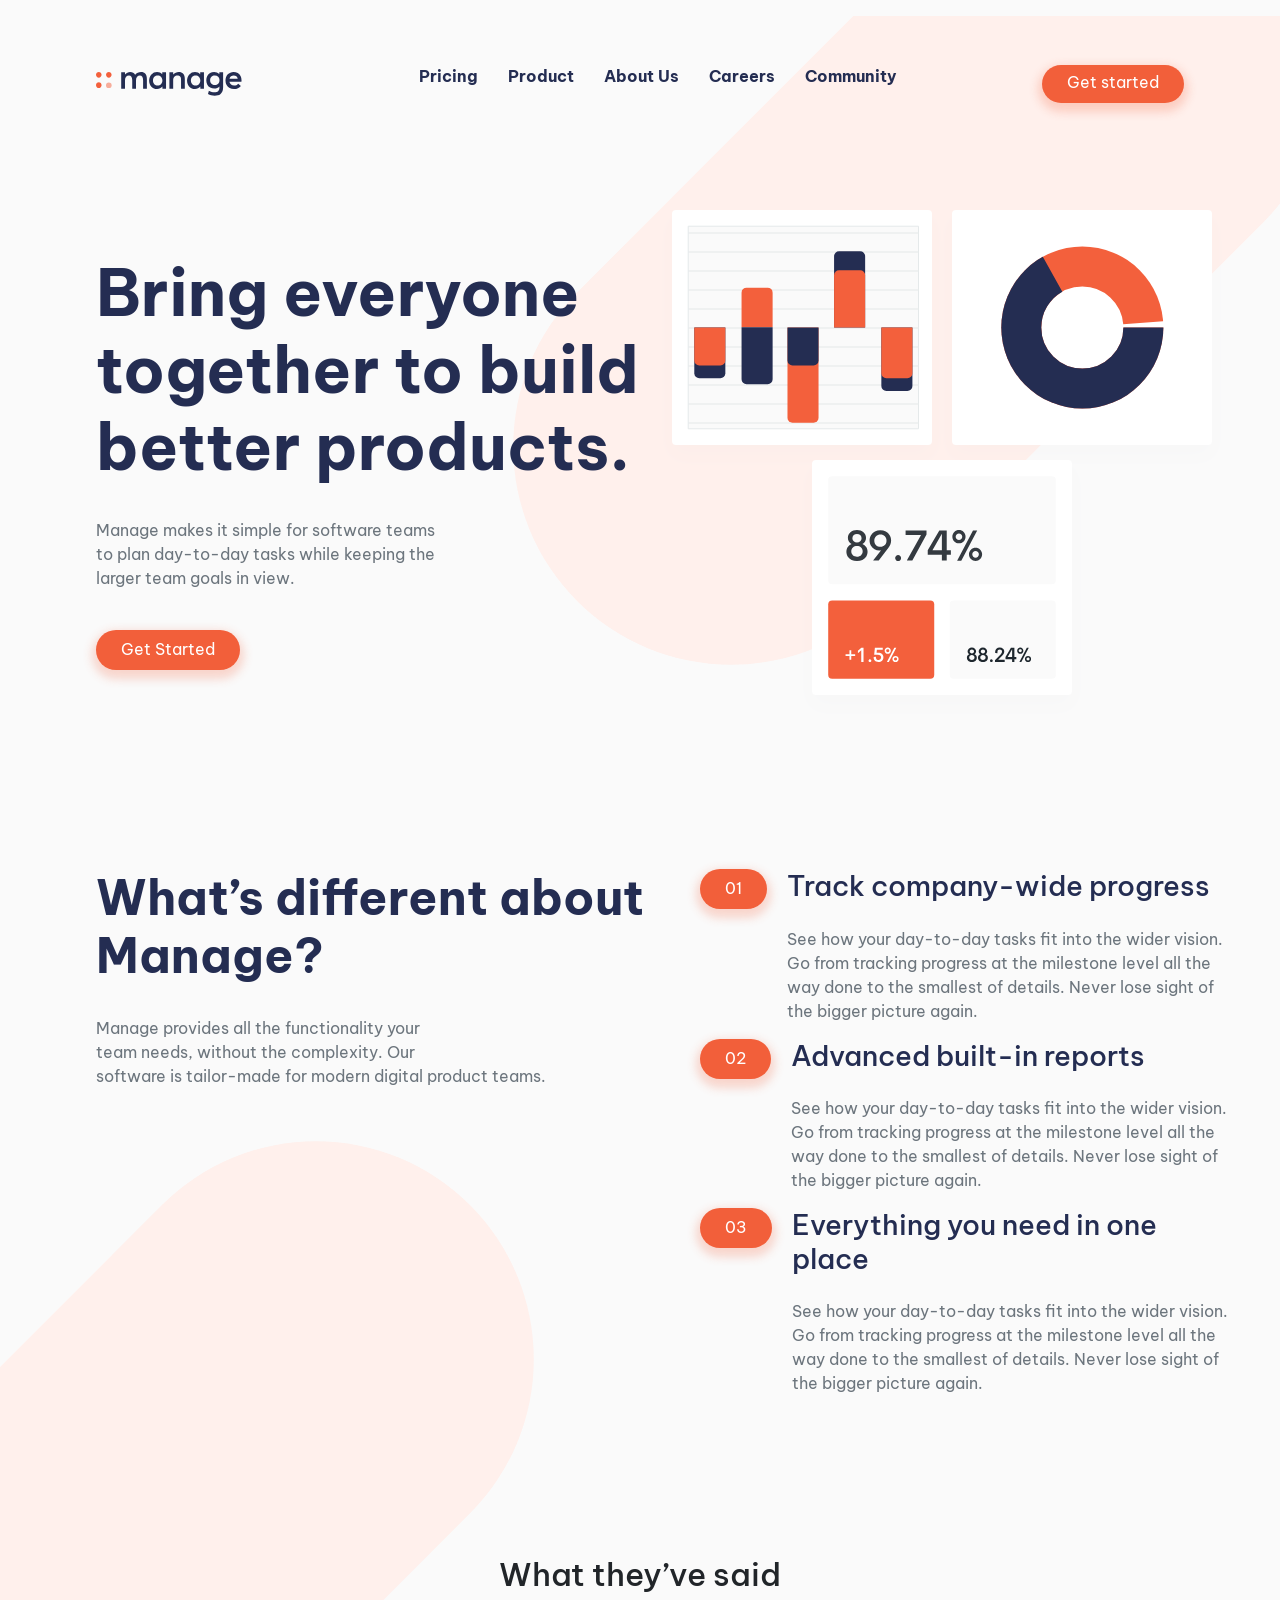
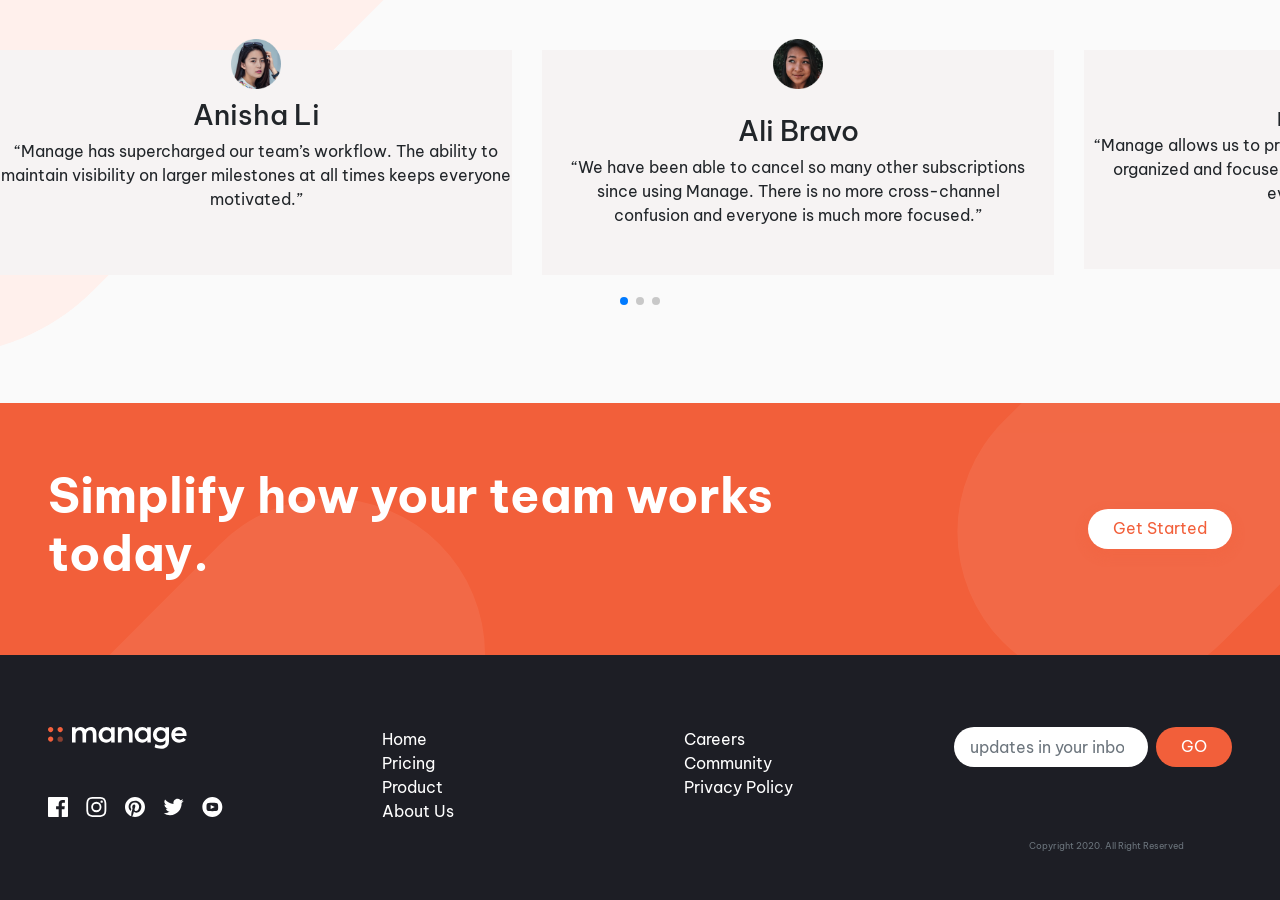
<file: index.html>
<!DOCTYPE html>
<html lang="en">
<head>
    <meta charset="UTF-8">
    <meta http-equiv="X-UA-Compatible" content="IE=edge">
    <meta name="viewport" content="width=device-width, initial-scale=1.0">
  <link rel="icon" type="image/png" sizes="32x32" href="./images/favicon-32x32.png">
  <link rel="stylesheet" href="./bootstrap-5.0.2-dist/css/bootstrap.min.css">
  <link rel="stylesheet" href="https://unpkg.com/swiper/swiper-bundle.min.css"/>
  <!-- <link rel="stylesheet" href="/imported-files/swiper.min.css"> -->
  <link rel="stylesheet" href="./style.css">

    <title>landing page | Home</title>
</head>
<body>
<main>
  
    <nav>
  <div class="container p-3 p-md-5 mt-3">
    <div class="nav-item  d-flex justify-content-between align-items-center">
<!-- logo -->
      <div class="logo nav-brand ms-0 ms-md-5" data-bs-collapse="collapse" data-bs-target="#menu">
        <img src="./images/logo.svg" alt="logo">
      </div>

      <!-- hamburger -->
      <div class="hamburger pe-3 d-block d-lg-none">
        <img id="hamburger" src="./images/icon-hamburger.svg" alt="">
        <img id="close" src="./images/icon-close.svg" alt="">
      </div>

<!-- menu -->
      <div class="menu-item    " id="menu">
        <ul class="d-flex ">
          <li><a href="#">Pricing</a></li>
          <li><a href="#">Product</a></li>
          <li><a href="#">About Us</a></li>
          <li><a href="#">Careers</a></li>
          <li><a href="#">Community</a></li>
        </ul>
      </div>

      <!-- button -->
<div class="button d-none d-lg-block me-5">

<button class="btn rounded-pill pb-2 py-1 px-4">Get started</button>
</div>
    </div>
  </div>
</nav>


<!-- hero banner -->

<section>
  <div class="container p-3 p-md-5">
    <div class="row gap-0 align-items-center">
      <div class="hero-content text-center text-md-start col-md-6 order-md-0 order-1   d-flex flex-column justify-content-center  ">
        <h1 class=" ms-0  w-100 w-md-75  ms-md-5">Bring everyone <br> together to build <br> better products.
        </h1>
        <p class=" ms-0 ms-md-5 py-4 text-muted">Manage makes it simple for software teams <br> to plan day-to-day 
          tasks while keeping the <br> larger team goals in view.</p>

          <div class="hero-btn ms-0 ms-md-5">
            <button class="btn rounded-pill pb-2 px-4 ">Get Started</button>
          </div>
      </div>
      <div class="col-md-6 ">
        <img class="img-fluid" src="./images/illustration-intro.svg" alt="">
      </div>
    </div>
  </div>

  

</section>

</main>

  
   

  
  <section class="cmss pb-5">
    <div class="container pb-5 mt-5 p-3 p-md-5">
      <div class="row gap-0 align-items-start">
        <div class="hero-content text-center text-md-start col-md-6    d-flex flex-column justify-content-center  ">
          <h2 class=" ms-0  w-100 w-md-75  ms-md-5">What’s different about <br class="d-none d-md-block"> Manage?
          </h2>
          <p class=" ms-0 ms-md-5 py-4 text-muted"> Manage provides all the functionality your <br> team needs, without 
            the complexity. Our <br> software is tailor-made for modern digital 
            product teams. </p>

            
        </div>
        <div class="col-md-6 ">
          <div class="list-con1  ">
            <div class="hero-btn hero-btn2 ms-0 ms-lg-5">
              <button class="btn rounded-pill pb-2 px-4 ">01</button>
            </div>
            <div class="c">
              <h3> Track company-wide progress</h3>
            </div>
            <div class="cp">
              <p class="text-muted pt-3"> See how your day-to-day tasks fit into the wider vision. Go from 
                tracking progress at the milestone level all the way done to the 
                smallest of details. Never lose sight of the bigger picture again.
              </p>
            </div>

          </div>
          <div class="list-con1">
            <div class="hero-btn hero-btn2 ms-0 ms-lg-5">
              <button class="btn rounded-pill pb-2 px-4 ">02</button>
            </div>
            <div class="c">
              <h3> Advanced built-in reports</h3>
            </div>
            <div class="cp">
              <p class="text-muted pt-3"> See how your day-to-day tasks fit into the wider vision. Go from 
                tracking progress at the milestone level all the way done to the 
                smallest of details. Never lose sight of the bigger picture again.
              </p>
            </div>

          </div>
          <div class="list-con1">
            <div class="hero-btn hero-btn2 ms-0 ms-lg-5">
              <button class="btn rounded-pill pb-2 px-4 ">03</button>
            </div>
            <div class="c">
              <h3>  Everything you need in one place</h3>
            </div>

            <div class="cp">
              <p class="text-muted pt-3"> See how your day-to-day tasks fit into the wider vision. Go from 
                tracking progress at the milestone level all the way done to the 
                smallest of details. Never lose sight of the bigger picture again.
              </p>
            </div>

          </div>

        </div>
      </div>



     

     
    </div>

    <div class="testimonial ">

      <h2 class="text-center mt-5 pt-5 pb-5"> What they’ve said</h2>

      <div class="swiper mySwiper">
        <div class="swiper-wrapper">
          <div class="swiper-slide">
            <img class="img-fluid" width="50"  src="./images/avatar-anisha.png" alt="">
            <div class="content">
              <h3 class="pt-5">Anisha Li</h3>
              <p class="pb-5">“Manage has supercharged our team’s workflow. The ability to maintain 
                visibility on larger milestones at all times keeps everyone motivated.”
              </p>
            </div>

          </div>
         
          <div class="swiper-slide">
            <img class="img-fluid" width="50"  src="./images/avatar-ali.png" alt="">
            <div class="content p-3">
              <h3 class="pt-5">  Ali Bravo </h3>
              <p class="pb-3">“We have been able to cancel so many other subscriptions since using 
                Manage. There is no more cross-channel confusion and everyone is much 
                more focused.”
              </p>
            </div>

          </div>
          <div class="swiper-slide">
            <img class="img-fluid" width="50"  src="./images/avatar-richard.png" alt="">
            <div class="content">
              <h3 class="pt-5"></h3>Richard Watts
              <p class="pb-5">“Manage allows us to provide structure and process. It keeps us organized 
                and focused. I can’t stop recommending them to everyone I talk to!”
              </p>
            </div>

          </div>
          <div class="swiper-slide">
            <img class="img-fluid" width="50"  src="./images/avatar-shanai.png" alt="">
            <div class="content">
              <h3 class="pt-5">Shanai Gough</h3>
              <p class="pb-5">“Their software allows us to track, manage and collaborate on our projects 
                from anywhere. It keeps the whole team in-sync without being intrusive.”
              </p>
            </div>

          </div>
          <div class="swiper-slide">
            <img class="img-fluid" width="50"  src="./images/avatar-shanai.png" alt="">
            <div class="content">
              <h3 class="pt-5">Shanai Gough</h3>
              <p class="pb-5">“Their software allows us to track, manage and collaborate on our projects 
                from anywhere. It keeps the whole team in-sync without being intrusive.”
              </p>
            </div>

          </div>

         
         
        </div>
        <div class="swiper-pagination "></div>
      </div>
     

    </div>
   

    
  
  </section>



  


  <section class="banner-main">
    <div class="container mt-5 p-3 p-md-5">
      <div class="banner d-flex flex-column flex-md-row text-center py-5 py-md-0 text-md-start align-items-center justify-content-between">
        <div class="con py-3">
        <h1 class="text-white">Simplify how your team works  <br class="d-none d-md-block"> today.</h1>

        </div>
        <div class="hero-btn ban-btn ms-0 ms-md-5 py-3 py-md-0">
          <button class="btn bg-white rounded-pill pb-2 px-4 ">Get Started</button>
        </div>

      </div>


    </div>

    

    

  </section>






  <footer class="footer pt-4">
    <div class="container p-3 p-md-5">
      <div class="row footer-style">
        <div class="col-md-3 d-flex   flex-column  order-4 order-md-0">
          <img src="./images/logo-white.svg" alt="" class="w-50 pb-md-5 footer-img img-fluid order-1 order-md-0">
          <div class="social-icon pb-5 pb-md-0  w-100  ">
            <img class="me-0 me-md-3" src="./images/icon-facebook.svg" alt="">
            <img class="me-0 me-md-3" src="./images/icon-instagram.svg" alt="">
            <img class="me-0 me-md-3" src="./images/icon-pinterest.svg" alt="">
            <img class="me-0 me-md-3" src="./images/icon-twitter.svg" alt="">
            <img class="me-0 me-md-3" src="./images/icon-youtube.svg" alt="">
          </div>
        </div>
        <div class="col-md-3  order-2 order-md-0 ">
          <ul class="footer-menu ">
            <li><a href="#">Home</a></li>
            <li><a href="#">Pricing</a></li>
            <li><a href="#">Product</a></li>
            <li><a href="#">About Us</a></li>
          </ul>
        </div>
        <div class="col-md-3 order-3 order-md-0">
          <ul class=" footer-menu ">
            <li><a href="#"> Careers</a></li>
            <li><a href="#">Community</a></li>
            <li><a href="#">Privacy Policy</a></li>
          </ul>
        </div>
        <div class="col-md-3 order-1 order-md-0 pb-4  ">
          <div class="subscribe">
            <form class="d-flex gap-4 gap-md-0">
              <input type="email" class="rounded-pill border-0 pe-4 ps-3 form-control" placeholder="updates in your inbox..." id="email">
              <div class="sub-btn ms-0 ms-md-2">
                <button class="btn rounded-pill pb-2 px-4 ">GO</button>
              </div>
              
            </form>
          </div>
        </div>
      </div>

      <div class="copy ">
        <small class="text-end pt-5 pt-md-0 pb-4 pb-md-0 text-muted me-5 text-capitalize d-block">copyright 2020. all right reserved</small>
      </div>

    </div>
  </footer>







    




    










  <script src="./bootstrap-5.0.2-dist/js/bootstrap.bundle.min.js"></script>
  <script src="https://unpkg.com/swiper/swiper-bundle.min.js"></script>

  <script src="./script.js"></script>
</body>
</html>
</file>
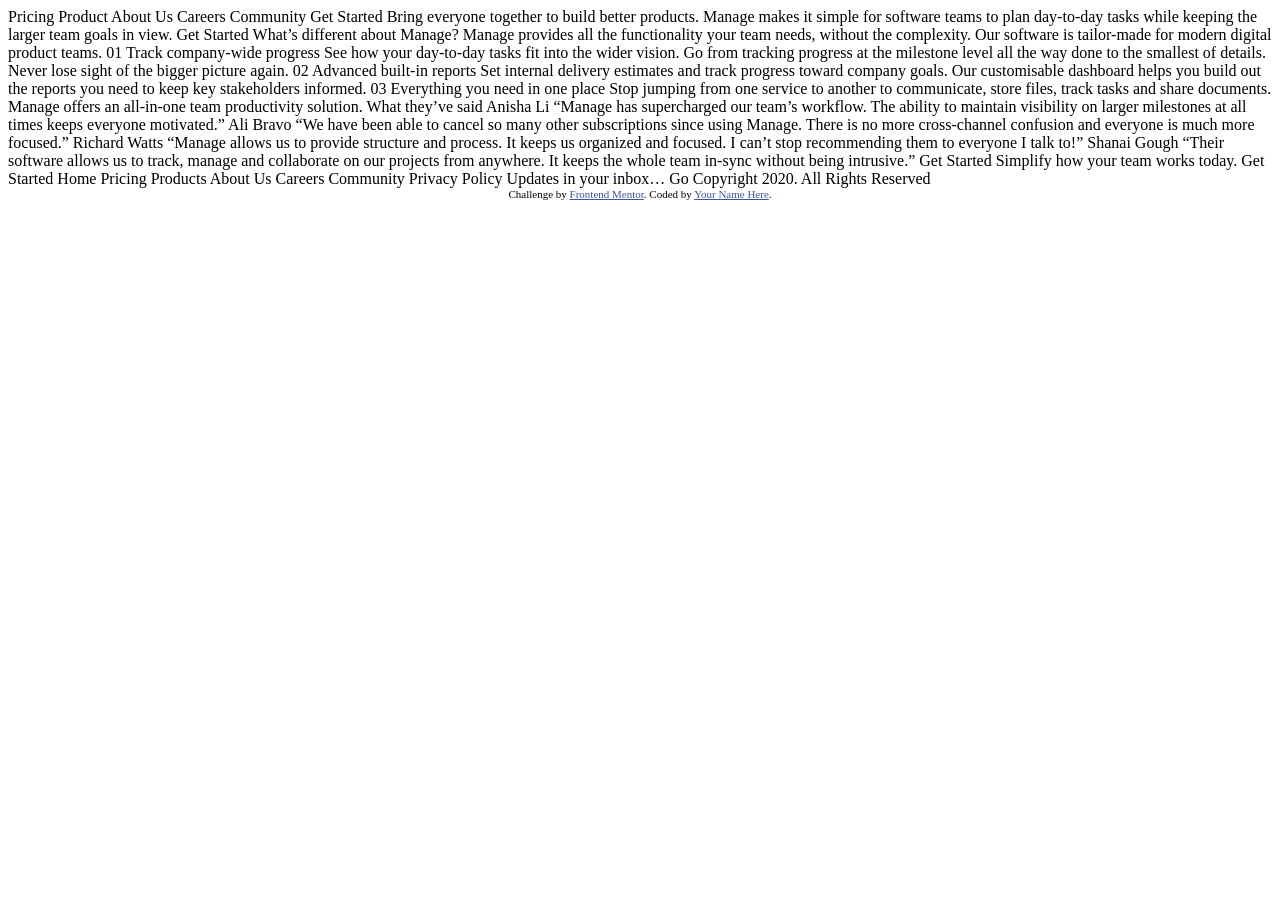
<file: writeup.html>
<!DOCTYPE html>
<html lang="en">
<head>
  <meta charset="UTF-8">
  <meta name="viewport" content="width=device-width, initial-scale=1.0"> <!-- displays site properly based on user's device -->

  
  <title>Frontend Mentor | Manage landing page</title>

  <!-- Feel free to remove these styles or customise in your own stylesheet 👍 -->
  <style>
    .attribution { font-size: 11px; text-align: center; }
    .attribution a { color: hsl(228, 45%, 44%); }
  </style>
</head>
<body>

  Pricing
  Product
  About Us
  Careers
  Community

  Get Started

  Bring everyone together to build better products.

  Manage makes it simple for software teams to plan day-to-day 
  tasks while keeping the larger team goals in view.

  Get Started

  What’s different about Manage?

  Manage provides all the functionality your team needs, without 
  the complexity. Our software is tailor-made for modern digital 
  product teams. 

  01
  Track company-wide progress
  See how your day-to-day tasks fit into the wider vision. Go from 
  tracking progress at the milestone level all the way done to the 
  smallest of details. Never lose sight of the bigger picture again.

  02
  Advanced built-in reports
  Set internal delivery estimates and track progress toward company 
  goals. Our customisable dashboard helps you build out the reports 
  you need to keep key stakeholders informed.

  03
  Everything you need in one place
  Stop jumping from one service to another to communicate, store files, 
  track tasks and share documents. Manage offers an all-in-one team 
  productivity solution.

  What they’ve said

  Anisha Li
  “Manage has supercharged our team’s workflow. The ability to maintain 
  visibility on larger milestones at all times keeps everyone motivated.”

  Ali Bravo
  “We have been able to cancel so many other subscriptions since using 
  Manage. There is no more cross-channel confusion and everyone is much 
  more focused.”

  Richard Watts
  “Manage allows us to provide structure and process. It keeps us organized 
  and focused. I can’t stop recommending them to everyone I talk to!”

  Shanai Gough
  “Their software allows us to track, manage and collaborate on our projects 
  from anywhere. It keeps the whole team in-sync without being intrusive.”

  Get Started

  Simplify how your team works today.
  Get Started

  Home
  Pricing
  Products
  About Us
  Careers
  Community
  Privacy Policy

  Updates in your inbox…
  Go

  Copyright 2020. All Rights Reserved

  
  <div class="attribution">
    Challenge by <a href="https://www.frontendmentor.io?ref=challenge" target="_blank">Frontend Mentor</a>. 
    Coded by <a href="#">Your Name Here</a>.
  </div>
</body>
</html>
</file>
<file: style.css>
@import url('https://fonts.googleapis.com/css2?family=Be+Vietnam+Pro:wght@400;500;700&display=swap');



body{
    font-size: 10px !important;
    background-color: hsl(0, 0%, 98%);
    font-family: 'Be Vietnam Pro', sans-serif;

}

:root{
    --primary-heading: 4rem;
    --secondary-heading: 3rem;
    --para: 1rem;
    --primary-button: hsl(12, 88%, 59%);
}

.container{
    max-width: 1440px !important;
}

main{
    background: url("./images//bg-tablet-pattern.svg") no-repeat;
    background-position-x: 110%;
    background-position-y: 290%;
}




.menu-item li{
    margin-left: 15px;
    margin-right: 15px;
    list-style-type: none;
    
}


.menu-item li a{
    text-decoration: none;
    color: hsl(228, 39%, 23%);
    font-weight: 700;
    font-size: var(--para) !important;
}
.menu-item li a:hover{
    color: rgb(155, 15, 15);
}


.button button{
    background-color:   var(--primary-button);
    color: white;
    box-shadow: 0px 5px 10px 4px  hsla(12, 88%, 59%, 0.24) ;
}
.hero-btn button{
    background-color:  var(--primary-button) ;
    color: white;
    box-shadow: 0px 5px 10px 4px  hsla(12, 88%, 59%, 0.24) ;
}

.hamburger{
    z-index: 1;
}

.hamburger img:nth-child(2){
    display: none;
}


.hero-content h1{
    font-size: var(--primary-heading);
    color:  hsl(228, 39%, 23%) ;
    font-weight: 700;
}
.hero-content p{
    font-size: var(--para);
   
}
.hero-content h2{
    font-size: var(--secondary-heading);
    color:  hsl(228, 39%, 23%) ;
    font-weight: 700;
}







.cmss{
    background: url("./images/bg-tablet-pattern.svg")no-repeat;
    background-position-x: -60%;
    background-position-y: 100%;
}


.list-con1{
    display: grid;
    column-gap: 20px;
    grid-template-columns: .5fr 1fr 1fr;
}

.list-con1 div:nth-child(2){
    grid-column: span 2/4;
}

.list-con1 div:nth-child(3){
    grid-column: span 2 /4;
}


.c h3{
    color:  hsl(228, 39%, 23%) ;
}
.cp p{
    font-size: var(--para);
}
.t h2{
    color:  hsl(228, 39%, 23%) ;
}


.testimonial{
    position: relative;
    overflow: hidden;
    padding-bottom: 2rem;

    /* height: 100%; */
}

.swiper-pagination{
    bottom: -15% !important;
}

.swiper {
    width: 100%;
    height: 100%;
    position: relative;
    overflow: visible;

  }

  .swiper-slide {
    text-align: center;
    font-size: 18px;
    width: 40% !important;
    background: hsl(0, 14%, 96%);

    /* Center slide text vertically */
    display: -webkit-box;
    display: -ms-flexbox;
    display: -webkit-flex;
    display: flex;
    -webkit-box-pack: center;
    -ms-flex-pack: center;
    -webkit-justify-content: center;
    justify-content: center;
    -webkit-box-align: center;
    -ms-flex-align: center;
    -webkit-align-items: center;
    align-items: center;
    flex-direction: column;
  }

  .swiper-slide p{
    font-size: var(--para);
  }

  .swiper-slide img {
    display: block;
    /* width: 20%; */
    position: fixed;
    top: -5%;
    left: 50%;
    transform: translate(-50%);
    object-fit: cover;
  }


.banner-main{
    background-image: url("./images/bg-simplify-section-desktop.svg");
    background-repeat: no-repeat;
    background-color: hsl(12, 88%, 59%);

    
}

.con h1{
    font-weight: 700;
    font-size: var(--secondary-heading) !important;
}

.ban-btn button{
    color: hsl(12, 88%, 59%);
}
.footer{
    background-color: hsl(233, 12%, 13%);
}


.sub-btn button{
    background-color: hsl(12, 88%, 59%);
    color: white;

}

.subscribe form input{
    font-size: var(--para);
    
}




.footer-menu li{
    list-style-type: none;

}

.footer-menu li a{
    color: white;
    text-decoration: none;
    font-size: var(--para);
}

/* --------------------------------------------------responsiveness==------------------------------------------------ */
@media only  screen and (max-width:400px) {

    :root{
        --primary-heading: 2.4rem;
        --secondary-heading: 2rem;
        --para: .8rem;
        --primary-button: hsl(12, 88%, 59%);
    }

    
    main {
        background-position-x: -11%;
        background-position-y: 499%;
    }
    
    .menu-item{
        position: absolute;
        top: 0%;
        background-color: rgba(49, 48, 48, 0.397);
        left: 50%;
        width: 100%;
        height: 100vh;
        transform: translate(-50%);
        display: none;
    
    }

    .open{
        display: block;
    }

    .menu-item ul{
        flex-direction: column !important;
        background-color: white;
        margin: 100px auto;
        text-align: center;
        width: 90%;
        padding: 20px 0;
        
    
    }

    .menu-item li{
        padding: 10px 0;
    }

    .menu-item li a{
        color: hsl(228, 39%, 23%);
        font-weight: 600;
        font-size: var(--para);
    }

    .hero-content h1{
        font-size: var(--primary-heading);
    }

    .hero-content h2{
        font-size: var(--secondary-heading);
    }

    .banner-main{
        background-image: url("./images/bg-simplify-section-mobile.svg");
        background-color: hsl(12, 88%, 59%);
        background-repeat: no-repeat;
        
        
    }

    .swiper-slide{
        width: 100% !important;
    }

    .list-con1{
        column-gap: 0px;
    }
    

    .list-con1 div:nth-child(3){
        grid-column: span 3/4;
    }
    
    .hero-btn2{
        background-color: hsla(12, 88%, 59%, 0.144);
        width: 76px;
    height: 34px;
    margin-top: 7px;
    border-top-left-radius: 46px;
    border-bottom-left-radius: 46px;
    }

    .swiper-pagination{
        bottom: -10% !important;
    }



    .c h3{
        font-size: var(--para);
        font-weight: 600;
        margin-top: 7px;
        background-color: hsla(12, 88%, 59%, 0.144);
        padding: 10px 0;
    }

  .footer-style{
    display: grid;
    grid-template-columns: 1fr 1fr;
    justify-content: center;
    align-items: center;

  }

  .footer-style div:nth-child(4){
    grid-column: span 2/3;

  }
  .footer-style div:nth-child(1){
    grid-column: span 2/3;
    justify-content: center;
    align-items: center;

  }

  .social-icon{
    display: flex;
    justify-content: space-evenly;
    align-items: center;
  }

  .footer-img img{
    

  }


}


@media (min-width:401px) and (max-width:767px) {

    :root{
        --primary-heading: 2.4rem;
        --secondary-heading: 2rem;
        --para: .8rem;
        --primary-button: hsl(12, 88%, 59%);
    }


    main {
        background-position-x: -10%;
    background-position-y: 1017%;
    }
    .menu-item{
        position: fixed;
        top: 0%;
        background-color: rgba(49, 48, 48, 0.1);
        left: 50%;
        width: 100%;
        height: 100vh;
        transform: translate(-50%);
        display: none;
        transition: background 0.8s ease-in-out;
    
    }

    .open{
        display:block;
    }

    .menu-item ul{
        flex-direction: column !important;
        background-color: white;
        margin: 100px auto;
        text-align: center;
        width: 90%;
        padding: 20px 0;
        transition: background 0.8s ease-in-out;

        
    
    }

    .menu-item li{
        padding: 10px 0;
    }

    .menu-item li a{
        color: hsl(228, 39%, 23%);
        font-weight: 600;
        font-size: var(--para);
    }

  

    .hero-content h1{
        font-size: var(--primary-heading);
    }
    .hero-content h2{
        font-size: var(--secondary-heading);
    }
    .hero-content p{
        font-size: var(--para);
    }

    .banner-main{
        background-image: url("./images/bg-simplify-section-mobile.svg");
        background-color: hsl(12, 88%, 59%);
        background-repeat: no-repeat;
        background-position: left;
        
        
    }

    .list-con1{
        column-gap: 0px;
    }
    

    .list-con1 div:nth-child(3){
        grid-column: span 3/4;
    }
    
    .hero-btn2{
        background-color: hsla(12, 88%, 59%, 0.144);
        width: 78px;
    height: 4.7vh;
    margin-top: 7px;
    border-top-left-radius: 46px;
    border-bottom-left-radius: 46px;
    }


    .swiper-slide{
        width: 100% !important;
    }



    .c h3{
        font-size: 1.2rem;
        font-weight: 600;
        margin-top: 7px;
        background-color: hsla(12, 88%, 59%, 0.144);
        padding: 10px 0;
    }

    .banner-main .cc img {
        top: 28px;
        left: -61%;
        width: 93%;
        margin-top: 5%;
    }


    .footer-style{
        display: grid;
        grid-template-columns: 1fr 1fr;
        justify-content: center;
        align-items: center;
    
      }
    
      .footer-style div:nth-child(4){
        grid-column: span 2/3;
    
      }
      .footer-style div:nth-child(1){
        grid-column: span 2/3;
        justify-content: center;
        align-items: center;
    
      }
    
      .social-icon{
        display: flex;
        justify-content: space-evenly;
        align-items: center;
      }
    
    
}

@media (min-width:768px) and (max-width:1020px) {

    :root{
        --secondary-heading: 1.6rem;
        --para: 1rem;
        --primary-button: hsl(12, 88%, 59%);
    }

    main {
        background-position-x: -10%;
    background-position-y: 1017%;
    }
    .menu-item{
        position: absolute;
        top: 0%;
        background-color: rgba(49, 48, 48, 0.1);
        left: 50%;
        width: 100%;
        height: 100vh;
        transform: translate(-50%);
        display: none;
        transition: background 0.8s ease-in-out;
    
    }

    .open{
        display: block;
    }

    .menu-item ul{
        flex-direction: column !important;
        background-color: white;
        margin: 100px auto;
        text-align: center;
        width: 90%;
        padding: 20px 0;
        transition: background 0.8s ease-in-out;

        
    
    }

    .menu-item li{
        padding: 10px 0;
    }

    .menu-item li a{
        color: hsl(228, 39%, 23%);
        font-weight: 600;
    }

  

    .hero-content h1{
        font-size: 2rem;
    }
    .hero-content p{
        font-size: .9rem;
    }

    .hero-content h2{
        font-size: var(--secondary-heading);
    }

    .cp p{
        font-size: .9rem;
    }


    .banner-main{
        background-image: url("./images/bg-simplify-section-mobile.svg");
        background-color: hsl(12, 88%, 59%);
        background-repeat: no-repeat;
        background-position: left;
        
        
    }

    .list-con1{
        column-gap: 0px;
    }
    

    .list-con1 div:nth-child(3){
        grid-column: span 3/4;
    }
    
    .hero-btn2{
        background-color: hsla(12, 88%, 59%, 0.144);
        width: 78px;
    height: 3vh;
    margin-top: 7px;
    border-top-left-radius: 46px;
    border-bottom-left-radius: 46px;
    }


    .swiper-slide{
        width: 100% !important;
    }



    .c h3{
        font-size: .8rem;
        font-weight: 600;
        margin-top: 7px;
        background-color: hsla(12, 88%, 59%, 0.144);
        padding: 10px 0;
    }

    .banner-main .cc img {
        top: 28px;
        left: -61%;
        width: 93%;
        margin-top: 5%;
    }


    /* .footer-style{
        display: grid;
        grid-template-columns: 1fr 1fr;
        justify-content: center;
        align-items: center;
    
      }
    
      .footer-style div:nth-child(4){
        grid-column: span 2/3;
    
      }
      .footer-style div:nth-child(1){
        grid-column: span 2/3;
        justify-content: center;
        align-items: center;
    
      }

      */
    
      .social-icon{
        display: flex;
        justify-content: space-evenly;
        align-items: center;
      } 
    
    
}
</file>
